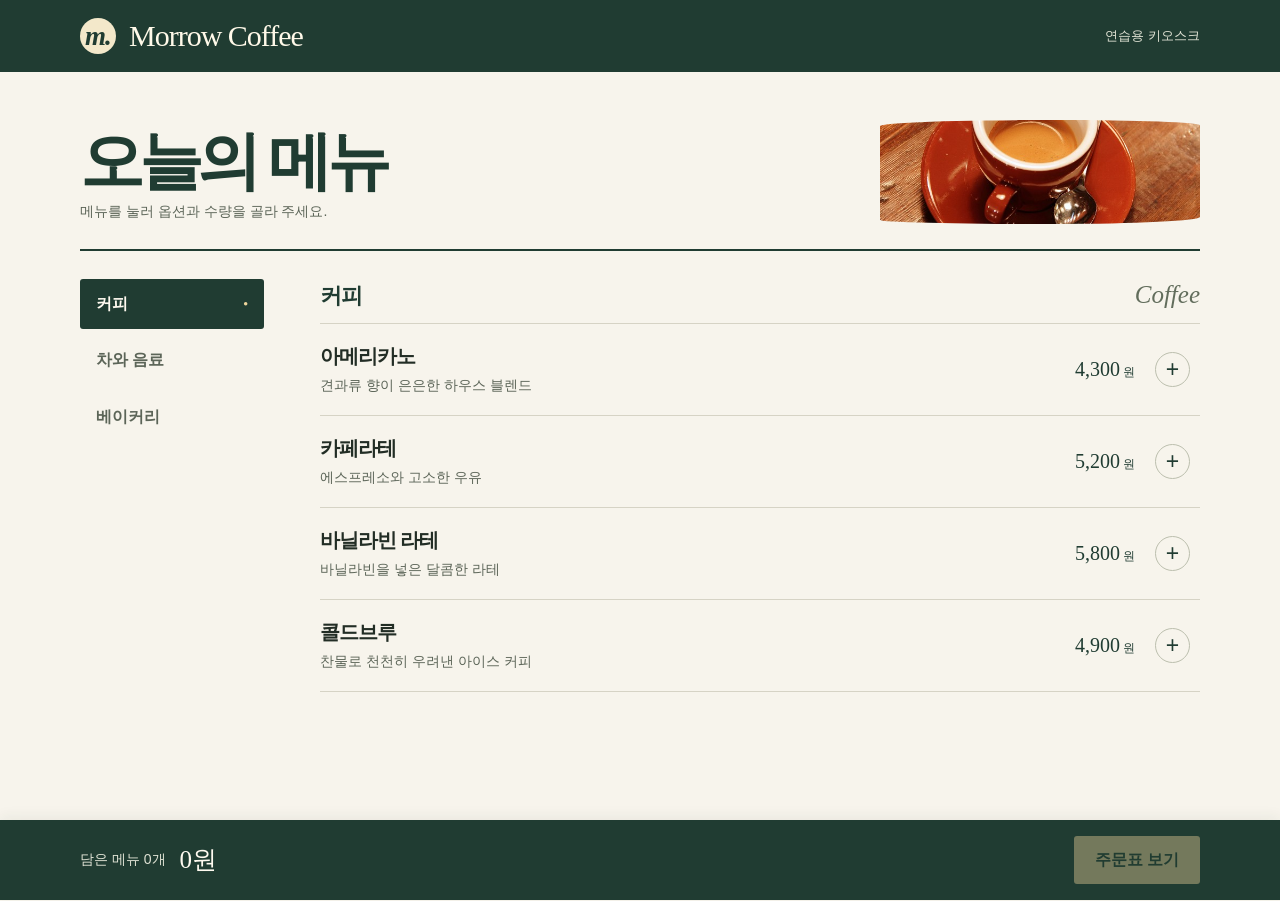
<file: checks/multistore/cafe/site/index.html>
<!doctype html>
<html lang="ko">
<head>
  <meta charset="utf-8">
  <meta name="viewport" content="width=device-width, initial-scale=1">
  <meta name="theme-color" content="#203c32">
  <title>모로우 커피 | 카페 키오스크</title>
  <link rel="stylesheet" href="./cafe.css">
  <script src="./cafe.js" defer></script>
</head>
<body>
  <header class="mast">
    <div class="wrap mast-inner">
      <div class="identity"><span class="seal" aria-hidden="true">m.</span><span lang="en">Morrow Coffee</span></div>
      <span class="practice">연습용 키오스크</span>
    </div>
  </header>
  <main class="wrap" id="counter" tabindex="-1"></main>
  <footer id="tray"></footer>
  <div role="status" aria-live="polite" class="sr" id="announcement"></div>
  <dialog id="customize" aria-labelledby="drink-name">
    <form id="drink-form">
      <div class="dialog-top"><span id="drink-category" class="kicker"></span><button class="close" type="button" aria-label="메뉴 옵션 닫기">×</button></div>
      <h2 id="drink-name"></h2>
      <p id="drink-detail" class="muted"></p>
      <div id="drink-choices"></div>
      <div class="quantity-line"><strong>수량</strong><div class="stepper">
        <button type="button" id="fewer" aria-label="선택 수량 줄이기">−</button>
        <output id="portion" aria-label="선택 수량">1</output>
        <button type="button" id="more" aria-label="선택 수량 늘리기">+</button>
      </div></div>
      <button class="primary full" type="submit" id="pack">주문표에 담기</button>
    </form>
  </dialog>
</body>
</html>
</file>
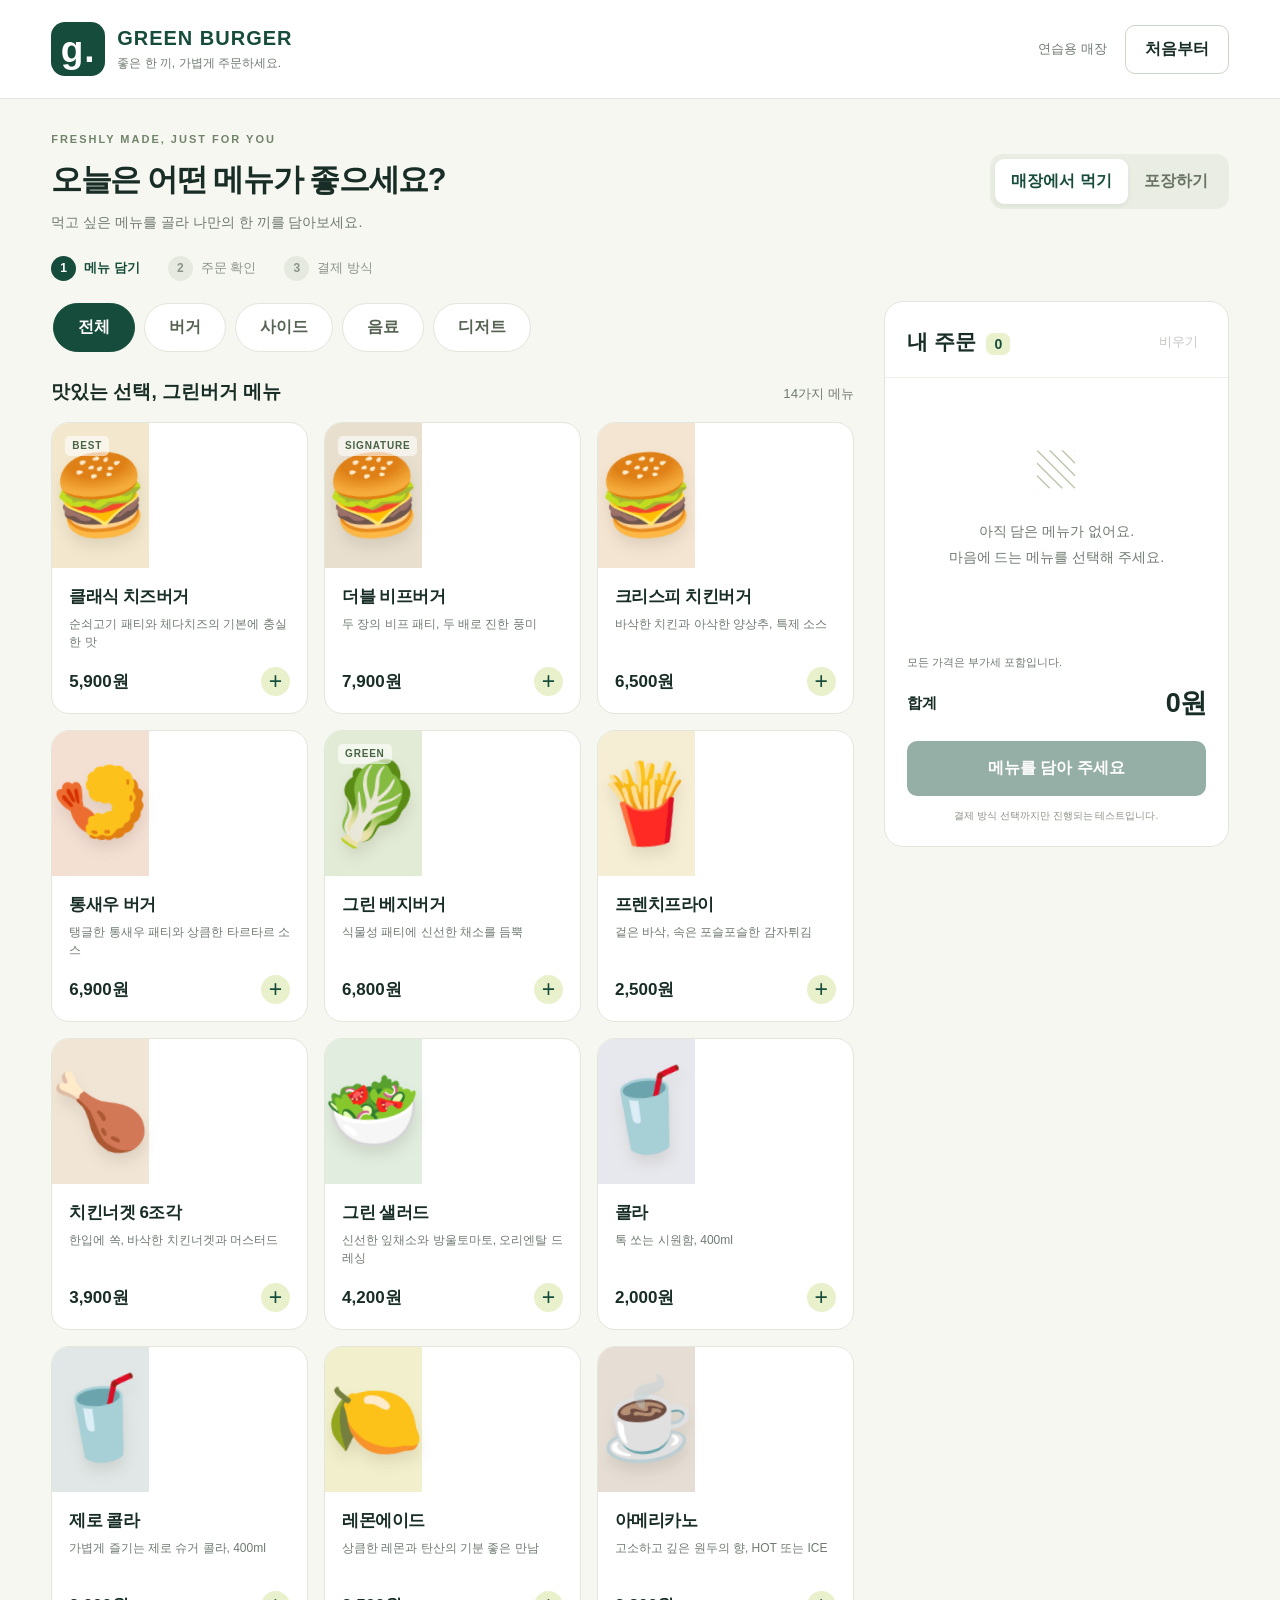
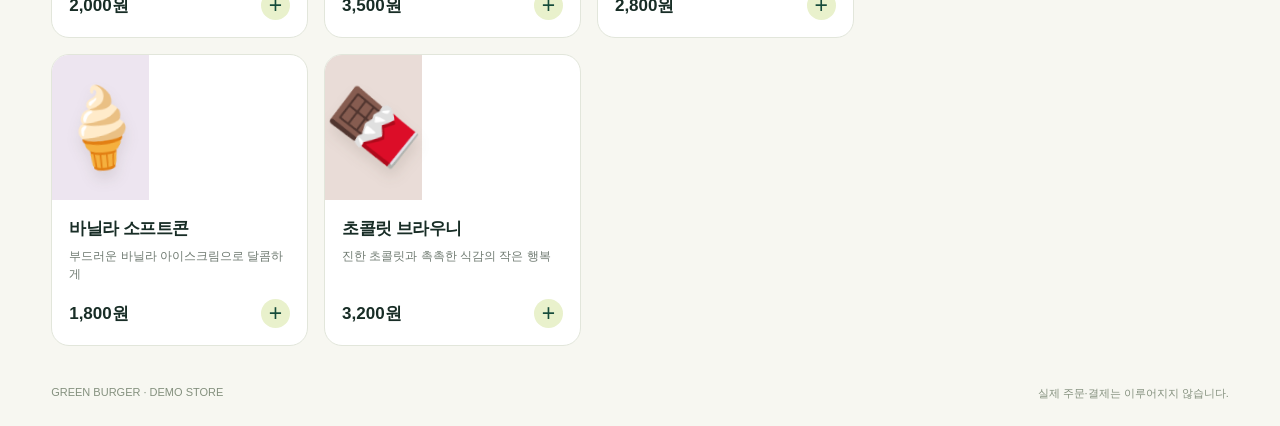
<file: checks/multistore/green/site/kiosk/index.html>
<!doctype html>
<html lang="ko">
<head><meta charset="utf-8"><meta name="viewport" content="width=device-width,initial-scale=1"><meta name="theme-color" content="#164c3b"><title>그린버거 | 테스트 키오스크</title><link rel="stylesheet" href="style.css"></head>
<body>
<header class="header"><a class="brand" href="./" aria-label="그린버거 첫 화면"><span class="brandmark">g.</span><span>GREEN BURGER<small>좋은 한 끼, 가볍게 주문하세요.</small></span></a><div class="header-right"><span class="demo-label">연습용 매장</span><button class="quiet" id="reset">처음부터</button></div></header>
<main>
<div class="intro"><div><p class="eyebrow">FRESHLY MADE, JUST FOR YOU</p><h1 id="page-title">오늘은 어떤 메뉴가 좋으세요?</h1><p id="page-description">먹고 싶은 메뉴를 골라 나만의 한 끼를 담아보세요.</p></div><div class="dining" role="group" aria-label="이용 방법"><button id="dine-in" aria-pressed="true">매장에서 먹기</button><button id="takeout" aria-pressed="false">포장하기</button></div></div>
<ol class="steps" aria-label="주문 단계"><li id="step-menu" aria-current="step"><b>1</b> 메뉴 담기</li><li id="step-review"><b>2</b> 주문 확인</li><li id="step-payment"><b>3</b> 결제 방식</li></ol>
<div class="layout"><section class="main-panel" id="content" aria-label="메뉴 선택"></section><aside class="cart" aria-label="장바구니"><div class="cart-heading"><h2>내 주문 <span id="cart-count">0</span></h2><button class="text-button" id="clear-cart">비우기</button></div><div id="cart-items"></div><div class="cart-bottom"><p class="cart-note">모든 가격은 부가세 포함입니다.</p><div class="total"><span>합계</span><strong id="total-price">0원</strong></div><button class="primary wide" id="next-step" disabled>메뉴를 담아 주세요</button><p class="test-note">결제 방식 선택까지만 진행되는 테스트입니다.</p></div></aside></div>
</main>
<footer><span>GREEN BURGER · DEMO STORE</span><span>실제 주문·결제는 이루어지지 않습니다.</span></footer>
<dialog id="item-dialog" aria-labelledby="item-title"><form id="item-form"><div class="dialog-heading"><span class="eyebrow">MAKE IT YOURS</span><button type="button" class="close" id="close-item" aria-label="메뉴 옵션 닫기">×</button></div><div id="item-detail"></div><div class="modal-footer"><div class="stepper"><button type="button" id="modal-minus" aria-label="담을 수량 줄이기">−</button><output id="modal-quantity" aria-live="polite">1</output><button type="button" id="modal-plus" aria-label="담을 수량 늘리기">+</button></div><button class="primary" id="add-item" type="submit">담기</button></div></form></dialog>
<dialog id="reset-dialog" aria-labelledby="reset-title"><h2 id="reset-title">주문을 비울까요?</h2><p>담아 둔 메뉴와 선택한 옵션이 모두 지워집니다.</p><div class="actions"><button id="keep-order" class="secondary">계속 주문하기</button><button id="confirm-reset" class="primary">모두 비우기</button></div></dialog>
<div id="toast" class="toast" role="status" aria-live="polite"></div>
<script type="module" src="app.js"></script>
</body></html>
</file>
<file: checks/multistore/cafe/site/cafe.css>
:root{color-scheme:light;--pine:#203c32;--ink:#222d25;--paper:#f7f4ec;--card:#fffcf5;--line:#d6d3c5;--muted:#5c6558;--accent:#a7462b;--serif:"Baskervville","Georgia","Times New Roman",serif;--sans:"DM Sans","Malgun Gothic","맑은 고딕",sans-serif}
*{box-sizing:border-box}
body{margin:0;background:var(--paper);color:var(--ink);font:16px/1.55 var(--sans);word-break:keep-all}
button,input{font:inherit}
button{color:inherit;cursor:pointer;touch-action:manipulation}
button:focus-visible,a:focus-visible,input:focus-visible{outline:3px solid #bc6036;outline-offset:3px}
button:disabled{cursor:default;opacity:.4}
.wrap{width:min(1120px,calc(100% - 88px));margin-inline:auto}
.mast{background:var(--pine);color:#fff9e9}
.mast-inner{display:flex;height:72px;align-items:center;justify-content:space-between;gap:20px}
.identity{display:flex;align-items:center;gap:13px;font:30px/1 var(--serif);letter-spacing:-1px}
.seal{width:36px;height:36px;display:grid;place-items:center;background:#f3e8ca;color:var(--pine);border-radius:50%;font:italic 700 27px/1 var(--serif)}
.practice{font-size:13px;color:#e2e4d6}
main{min-height:calc(100vh - 72px);padding:46px 0 132px}
.intro{display:flex;align-items:end;justify-content:space-between;gap:30px;padding-bottom:25px;border-bottom:2px solid var(--pine)}
.kicker{display:block;color:var(--accent);font-size:12px;font-weight:700;letter-spacing:.14em;text-transform:uppercase}
h1,h2,h3,p{margin:0}
h1{font-size:clamp(36px,5vw,64px);line-height:1.17;letter-spacing:-.085em;color:var(--pine);margin:6px 0 0}
.intro small{color:var(--muted);font-size:14px}
.coffee-photo{width:clamp(180px,27vw,320px);height:104px;flex:none;border-radius:54% 44% 45% 52% / 6% 5% 7% 4%;background:var(--pine) url("./assets/coffee.jpg") center 55%/cover no-repeat}
.menu-body{display:grid;grid-template-columns:184px minmax(0,1fr);gap:56px;padding-top:28px}
.departments{display:flex;align-items:stretch;flex-direction:column;gap:6px;align-self:start;position:sticky;top:16px}
.departments button{display:flex;align-items:center;justify-content:space-between;text-align:left;padding:13px 16px;border:0;border-radius:3px;background:transparent;color:var(--muted);font-weight:650}
.departments button:hover{background:#eae8db}
.departments button[aria-pressed="true"]{color:#fffaf0;background:var(--pine)}
.departments button[aria-pressed="true"]::after{content:"●";font-size:8px;color:#efd59c}
.group-title{display:flex;align-items:baseline;justify-content:space-between;gap:15px;margin:0 0 10px}
.group-title h2{color:var(--pine);font-size:22px;letter-spacing:-.055em}
.group-title span:not(:lang(ko)){font:italic 25px/1.2 var(--serif);color:#626d5c}
.menu-list{list-style:none;padding:0;margin:0;border-top:1px solid var(--line)}
.menu-list li{border-bottom:1px solid var(--line)}
.menu-item{width:100%;display:grid;grid-template-columns:minmax(0,1fr) auto 38px;align-items:center;gap:20px;min-height:91px;padding:15px 7px 15px 0;background:transparent;border:0;text-align:left}
.menu-item:hover{background:#f0eddf}
.menu-item strong,.bag-row strong{display:block;font-size:20px;letter-spacing:-.055em;color:var(--ink)}
.description,.muted{color:var(--muted);font-size:14px}
.description{display:block;margin-top:3px}
.price{font:20px/1.2 var(--serif);color:var(--pine);white-space:nowrap;font-variant-numeric:tabular-nums}
.won{font:12px var(--sans);margin-left:3px}
.plus{width:35px;height:35px;border:1px solid #bcbfae;display:grid;place-items:center;border-radius:50%;font-size:23px;line-height:1;color:var(--pine)}
.tray-shell{position:fixed;z-index:2;bottom:0;left:0;right:0;background:var(--pine);color:#fffaf0;box-shadow:0 -3px 13px #203c3210}
.tray-inner{min-height:80px;display:flex;align-items:center;justify-content:space-between;gap:12px}
.tray-info{display:flex;align-items:center;gap:14px}
.tray-info strong{font:25px/1.2 var(--serif)}
.tray-info span{font-size:14px;color:#e0e3d5}
.tray-button,.primary,.secondary,.pay-method,.link-button{border:0;border-radius:3px;font-weight:700}
.tray-button,.primary,.secondary{min-height:48px;padding:12px 21px}
.tray-button{background:#f2d59c;color:#233e31}
.tray-button:not(:disabled)::after,.advance::after{content:" →";margin-left:11px}
.primary{background:var(--pine);color:#fffaf0}
.primary:hover,.pay-method:hover{background:#314f40}
.secondary{background:transparent;color:var(--pine);border:1px solid #a6ad98}
.link-button{padding:8px 0;background:none;color:var(--muted)}
.full{width:100%}
dialog{width:min(440px,calc(100vw - 32px));max-height:calc(100dvh - 32px);overflow:auto;padding:26px;background:var(--card);border:1px solid var(--line);border-radius:8px;color:var(--ink);box-shadow:0 20px 90px #16281d40}
dialog::backdrop{background:#16271de0;opacity:.63}
.dialog-top,.quantity-line,.sum-line,.order-actions{display:flex;justify-content:space-between;align-items:center;gap:12px}
.close{width:38px;height:38px;background:none;border:1px solid var(--line);border-radius:50%;font-size:25px;line-height:1}
dialog h2{font-size:34px;line-height:1.3;letter-spacing:-.06em;margin:3px 0 6px;color:var(--pine)}
fieldset{margin:22px 0 0;padding:0;border:0}
legend{font-size:15px;font-weight:700;margin-bottom:9px}
.chipset{display:flex;gap:7px;flex-wrap:wrap}
.chipset label{position:relative;display:inline-flex;align-items:center}
.chipset input{position:absolute;inset:0;width:100%;height:100%;margin:0;opacity:0;cursor:pointer}
.chipset span{display:block;padding:9px 19px;border:1px solid var(--line);border-radius:20px;cursor:pointer}
.chipset input:checked+span{background:var(--pine);color:white;border-color:var(--pine)}
.chipset input:focus-visible+span{outline:3px solid #bc6036;outline-offset:2px}
.quantity-line{margin:24px 0;padding:15px 0;border-block:1px solid var(--line)}
.stepper{display:inline-flex;align-items:center;border:1px solid #b6bba9;border-radius:24px;white-space:nowrap;overflow:hidden}
.stepper button{width:38px;height:36px;background:transparent;border:0;color:var(--pine);font-size:20px}
.stepper output{display:inline-block;min-width:25px;text-align:center;font-weight:700}
.flow{max-width:690px;margin-inline:auto}
.flow-head{margin-bottom:21px}
.flow-head h1{font-size:40px;margin-top:13px}
.sheet{padding:clamp(18px,3vw,35px);border:1px solid var(--line);border-top:3px solid var(--pine);background:var(--card)}
.bag-row{display:grid;align-items:center;grid-template-columns:1fr auto;gap:10px;padding:15px 0;border-bottom:1px solid var(--line)}
.bag-row:first-child{padding-top:0}
.bag-controls{display:flex;gap:9px;align-items:center;flex-wrap:wrap}
.bag-controls .link-button{font-size:13px;text-decoration:underline;text-underline-offset:3px}
.bag-row .subtotal{grid-column:2;grid-row:1;text-align:right;font-weight:650;white-space:nowrap}
.sum-line{padding-top:17px;margin-top:8px;color:var(--pine)}
.sum-line strong{font-size:25px}
.order-actions{margin-top:24px}
.pay-methods{display:grid;gap:10px;margin:18px 0}
.pay-method{padding:17px 20px;font-size:18px;border:1px solid #b8bfa9;background:var(--card);display:flex;justify-content:space-between;align-items:center;text-align:left;color:var(--pine)}
.pay-method::after{content:"→"}
.pay-method:hover{color:white}
.note{color:var(--muted);font-size:14px}
.success{display:inline-block;padding:4px 10px;background:#e5ebdc;color:var(--pine);font-size:13px;font-weight:bold;border-radius:3px;margin-bottom:8px}
.receipt-label{margin-top:16px;color:var(--muted)}
.method-name{font-weight:700;color:var(--pine)}
.sr{position:absolute;width:1px;height:1px;overflow:hidden;clip-path:inset(50%);white-space:nowrap}
@media(max-width:740px){
 .wrap{width:calc(100% - 32px)}main{padding:25px 0 110px}.mast-inner{height:60px}.identity{font-size:25px}
 .intro{gap:8px;align-items:start;flex-direction:column;padding-bottom:18px}.menu-body{display:block;padding-top:14px}
 .intro{flex-direction:row;align-items:center;justify-content:space-between}.coffee-photo{width:clamp(64px,23vw,150px);height:70px}
 .departments{position:static;flex-direction:row;gap:4px;margin-bottom:20px}.departments button{padding:9px 13px}
 .departments button[aria-pressed="true"]::after{display:none}.menu-item{min-height:85px;gap:10px}.menu-item strong,.bag-row strong{font-size:18px}
 .tray-inner{min-height:68px}.tray-info{gap:8px}.tray-info strong{font-size:21px}.group-title span:not(:lang(ko)){font-size:21px}
}
@media(max-height:650px) and (min-width:741px){main{padding-top:24px}.mast-inner{height:58px}.menu-item{min-height:72px}}
</file>
<file: checks/multistore/green/site/kiosk/style.css>
*{box-sizing:border-box} :root{--green:#164c3b;--lime:#e9f1cc;--ink:#182d26;--muted:#6f7a71;--paper:#f7f7f1;--line:#e1e5dc}body{margin:0;background:var(--paper);color:var(--ink);font-family:'Malgun Gothic','Apple SD Gothic Neo',sans-serif}button,a,input{touch-action:manipulation}button{font:inherit;cursor:pointer;border:0}button:disabled{cursor:default;opacity:.45}button:focus-visible,a:focus-visible,input:focus-visible{outline:3px solid #dc7f35;outline-offset:4px}button{transition:background .12s}button:hover:not(:disabled){filter:brightness(.96)}.header{padding:22px 4vw;border-bottom:1px solid var(--line);display:flex;justify-content:space-between;align-items:center;background:#fff}.brand{display:flex;gap:12px;align-items:center;text-decoration:none;color:var(--green);font-size:20px;font-weight:900;letter-spacing:1px}.brandmark{display:grid;place-items:center;border-radius:14px;background:var(--green);color:white;font-size:37px;line-height:1;width:54px;height:54px}.brand small{display:block;font-size:12px;letter-spacing:0;font-weight:400;margin-top:5px;color:var(--muted)}.header-right{display:flex;align-items:center;gap:18px}.demo-label{font-size:13px;color:var(--muted)}.quiet,.secondary{background:white;border:1px solid #cbd4c7;border-radius:10px;padding:13px 19px;color:var(--ink);font-weight:700}main{max-width:1600px;padding:32px 4vw 40px;margin:auto}.intro{display:flex;justify-content:space-between;gap:20px;align-items:center}.eyebrow{font-size:11px;font-weight:800;letter-spacing:2px;color:#71846a;margin:0 0 10px}h1{font-size:clamp(23px,2.4vw,35px);letter-spacing:-1.4px;margin:0 0 10px}p{line-height:1.6}.intro p:last-child{color:var(--muted);font-size:14px;margin:0}.dining{display:flex;background:#e9ede3;padding:5px;border-radius:13px;white-space:nowrap}.dining button{background:transparent;border-radius:9px;padding:12px 16px;font-weight:700;color:#687363}.dining button[aria-pressed=true]{background:white;color:var(--green);box-shadow:0 2px 5px #183c2010}.steps{display:flex;padding:23px 0 20px;margin:0;gap:28px;list-style:none;color:#8b948a;font-size:13px}.steps li{display:flex;align-items:center;gap:8px}.steps b{display:grid;place-items:center;border-radius:50%;height:25px;width:25px;background:#e6e9df;font-size:12px}.steps [aria-current]{color:var(--green);font-weight:bold}.steps [aria-current] b{background:var(--green);color:#fff}.layout{display:grid;grid-template-columns:minmax(0,1fr) 345px;gap:30px;align-items:start}.categories{display:flex;gap:9px;margin-bottom:22px;overflow:auto;padding:2px 2px 5px}.categories button{padding:13px 24px;border-radius:28px;color:#566352;background:#fff;border:1px solid var(--line);white-space:nowrap;font-weight:700}.categories button[aria-pressed=true]{background:var(--green);color:white;border-color:var(--green)}.section-title{display:flex;justify-content:space-between;align-items:baseline;margin-bottom:17px}.section-title h2{font-size:19px;margin:0}.section-title small{color:var(--muted)}.products{display:grid;grid-template-columns:repeat(3,minmax(0,1fr));gap:16px}.product{display:flex;flex-direction:column;position:relative;background:white;text-align:left;border-radius:18px;overflow:hidden;border:1px solid #e2e6db;padding:0;min-width:0;color:var(--ink)}.food-art{height:145px;display:grid;place-items:center;background:var(--food-bg,#edf1e5);font-size:78px;line-height:1;position:relative}.food-art span{filter:drop-shadow(0 9px 7px #352b201b);transform:rotate(-6deg)}.food-art small{position:absolute;top:13px;left:13px;border-radius:5px;padding:5px 7px;font-size:10px;line-height:1;background:#fff9;color:#476344;font-weight:bold;letter-spacing:.8px}.product-body{padding:17px;width:100%;flex:1}.product h3{font-size:17px;letter-spacing:-.5px;margin:0 0 7px}.product p{font-size:12px;line-height:1.5;color:var(--muted);margin:0 0 16px;min-height:36px}.price-row{display:flex;justify-content:space-between;align-items:center;gap:4px}.price-row strong{font-size:17px}.plus{border-radius:50%;height:29px;width:29px;background:var(--lime);color:var(--green);display:grid;place-items:center;font-size:23px;font-weight:400}.cart{background:white;border:1px solid var(--line);border-radius:19px;position:sticky;top:20px;overflow:hidden}.cart-heading{padding:23px 22px 18px;display:flex;justify-content:space-between;align-items:center;border-bottom:1px solid #eef0e9}.cart-heading h2{font-size:21px;margin:0}.cart-heading h2 span{font-size:14px;background:var(--lime);color:var(--green);padding:3px 8px;border-radius:7px;margin-left:5px}.text-button{background:none;color:#7b8477;font-size:13px;padding:8px}.empty-cart{text-align:center;color:var(--muted);padding:58px 20px 65px;line-height:1.8;font-size:14px}.empty-cart .empty-symbol{font-size:38px;margin-bottom:15px;color:#b8c4a8}.cart-item{padding:18px 22px;border-bottom:1px solid #eef0e9}.line-top{display:flex;justify-content:space-between;align-items:start;gap:12px}.cart-item h3{font-size:15px;margin:0;line-height:1.5}.cart-item small{display:block;color:var(--muted);font-size:12px;margin:4px 0 12px}.remove{background:transparent;color:#8d958a;font-size:23px;padding:0 3px;line-height:1}.line-bottom{display:flex;align-items:center;justify-content:space-between}.line-bottom strong{font-size:15px}.stepper{display:flex;align-items:center;border:1px solid #dae0d5;border-radius:8px;background:white;overflow:hidden}.stepper button{width:34px;height:34px;background:white;font-size:22px;color:var(--ink)}.stepper output{min-width:29px;text-align:center;font-size:14px;font-weight:700}.cart-bottom{padding:19px 22px 22px}.cart-note{color:var(--muted);font-size:11px;margin:0 0 14px}.total{display:flex;justify-content:space-between;align-items:center;margin-bottom:20px}.total span{font-weight:700;font-size:15px}.total strong{font-size:27px;letter-spacing:-1px}.primary{background:var(--green);color:white;font-weight:700;border-radius:10px;padding:17px 22px;font-size:16px}.wide{width:100%}.test-note{font-size:10px;color:#8a9287;text-align:center;margin:12px 0 0}footer{max-width:1600px;margin:auto;padding:0 4vw 25px;display:flex;justify-content:space-between;gap:15px;color:#84907e;font-size:11px}dialog{border:0;border-radius:23px;padding:28px;width:min(520px,calc(100% - 30px));max-height:90vh;box-shadow:0 24px 80px #132a3250;color:var(--ink)}dialog::backdrop{background:#152b25aa;backdrop-filter:blur(3px)}.dialog-heading{display:flex;justify-content:space-between;align-items:center}.close{font-size:28px;background:#f0f2ea;width:35px;height:35px;border-radius:50%;color:#5b675a}#item-detail h2{font-size:26px;margin:18px 0 5px}#item-detail>p{font-size:14px;color:var(--muted)}.option-group{border:0;padding:0;margin:24px 0 18px}.option-group legend{font-size:15px;font-weight:bold;margin-bottom:12px}.option-group label{display:flex;align-items:center;gap:10px;padding:14px;margin-top:8px;border:1px solid #dbe1d3;border-radius:10px;font-size:14px;cursor:pointer}.option-group label:has(input:checked){border-color:var(--green);background:#f0f5e7}.option-group input{accent-color:var(--green);width:18px;height:18px;margin:0}.option-group .option-price{margin-left:auto;font-size:13px;color:#6d7767}.modal-footer{display:flex;justify-content:space-between;gap:18px;align-items:center;margin-top:25px}.modal-footer .primary{flex:1}.actions{display:flex;gap:10px;margin-top:26px;justify-content:flex-end}.toast{position:fixed;bottom:25px;left:50%;transform:translateX(-50%) translateY(100px);padding:13px 25px;background:#173e30;color:white;box-shadow:0 6px 25px #0002;border-radius:50px;font-size:14px;z-index:100;opacity:0;pointer-events:none;transition:all .15s}.toast.show{opacity:1;transform:translateX(-50%) translateY(0)}.review-panel,.payment-panel,.finish-panel{background:#fff;border:1px solid var(--line);border-radius:18px;padding:30px}.back-button{background:none;color:var(--green);padding:0 0 20px;font-size:14px;font-weight:bold}.review-panel h2,.payment-panel h2{font-size:24px;margin:0 0 12px}.review-mode{color:#6c7964;font-size:14px}.review-row{display:flex;justify-content:space-between;align-items:center;padding:22px 0;border-bottom:1px solid var(--line);gap:15px}.review-row h3{font-size:17px;margin:0 0 6px}.review-row p{font-size:13px;color:var(--muted);margin:0}.review-row strong{white-space:nowrap}.review-total{display:flex;justify-content:space-between;margin-top:28px;font-size:22px;font-weight:bold}.payment-grid{display:grid;grid-template-columns:1fr 1fr;gap:14px;margin-top:28px}.payment-option{background:#fafbf7;border:1px solid #dde4d7;border-radius:15px;padding:24px 15px;text-align:center;color:var(--ink)}.payment-icon{display:block;font-size:30px;margin-bottom:14px}.payment-option strong{display:block;font-size:18px}.payment-option small{display:block;color:var(--muted);margin-top:9px;line-height:1.5}.notice{font-size:13px;color:var(--muted);margin:24px 0 0}.finish-panel{text-align:center;padding:50px 30px}.finish-check{width:72px;height:72px;display:grid;place-items:center;background:var(--lime);border-radius:50%;font-size:38px;margin:0 auto 23px;color:var(--green)}.finish-panel h2{font-size:26px}.finish-panel p{color:var(--muted);font-size:14px}.selection-summary{padding:22px 0;margin:23px 0;border-block:1px solid var(--line);line-height:2}.selection-summary strong{color:var(--green);font-size:22px}.finish-panel .actions{justify-content:center;flex-wrap:wrap}@media(min-width:1450px){.food-art{height:170px}}@media(max-width:1100px){.products{grid-template-columns:repeat(2,minmax(0,1fr))}.layout{grid-template-columns:minmax(0,1fr) 310px;gap:20px}.intro{align-items:start}.dining{flex-direction:column}.intro p:last-child{max-width:370px}.categories button{padding:12px 19px}}@media(max-width:700px){.header{padding:15px 20px}.brand{font-size:15px}.brandmark{width:42px;height:42px;font-size:29px}.brand small{font-size:10px}.demo-label{display:none}.quiet{padding:10px;font-size:12px}main{padding:25px 18px}.intro{flex-direction:column;gap:18px}.dining{flex-direction:row;width:100%}.dining button{flex:1}.layout{display:flex;flex-direction:column;gap:24px}.main-panel,.cart{width:100%}.cart{position:static}.steps{font-size:12px;gap:16px}.categories{margin-bottom:17px}.categories button{font-size:14px;padding:12px 17px}.product-body{padding:13px}.product h3{font-size:15px}.food-art{height:125px;font-size:65px}.product p{font-size:11px}.price-row strong{font-size:15px}.review-panel,.payment-panel{padding:22px}.review-row h3{font-size:15px}.empty-cart{padding:30px 15px}.header-right{gap:0}.payment-option{padding:22px 10px}footer{padding:0 18px 25px;flex-direction:column;gap:7px}}
</file>
